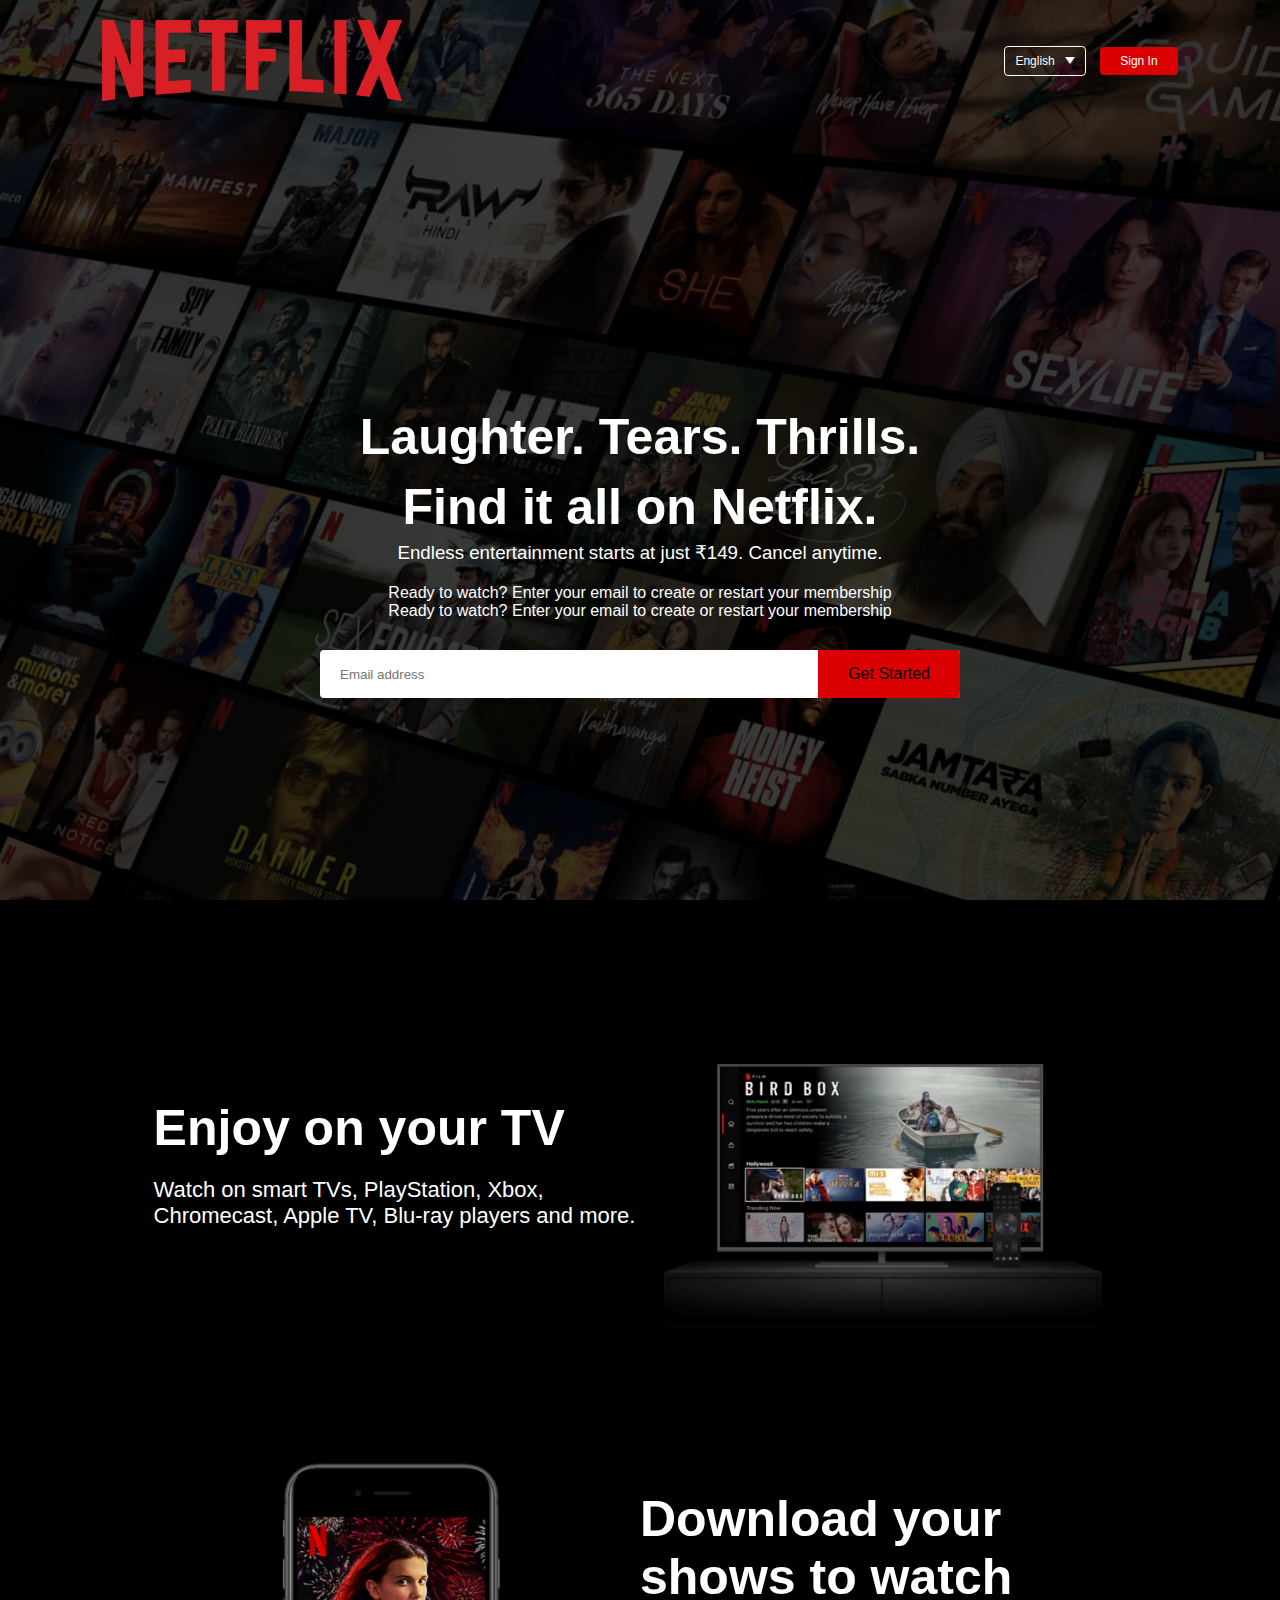
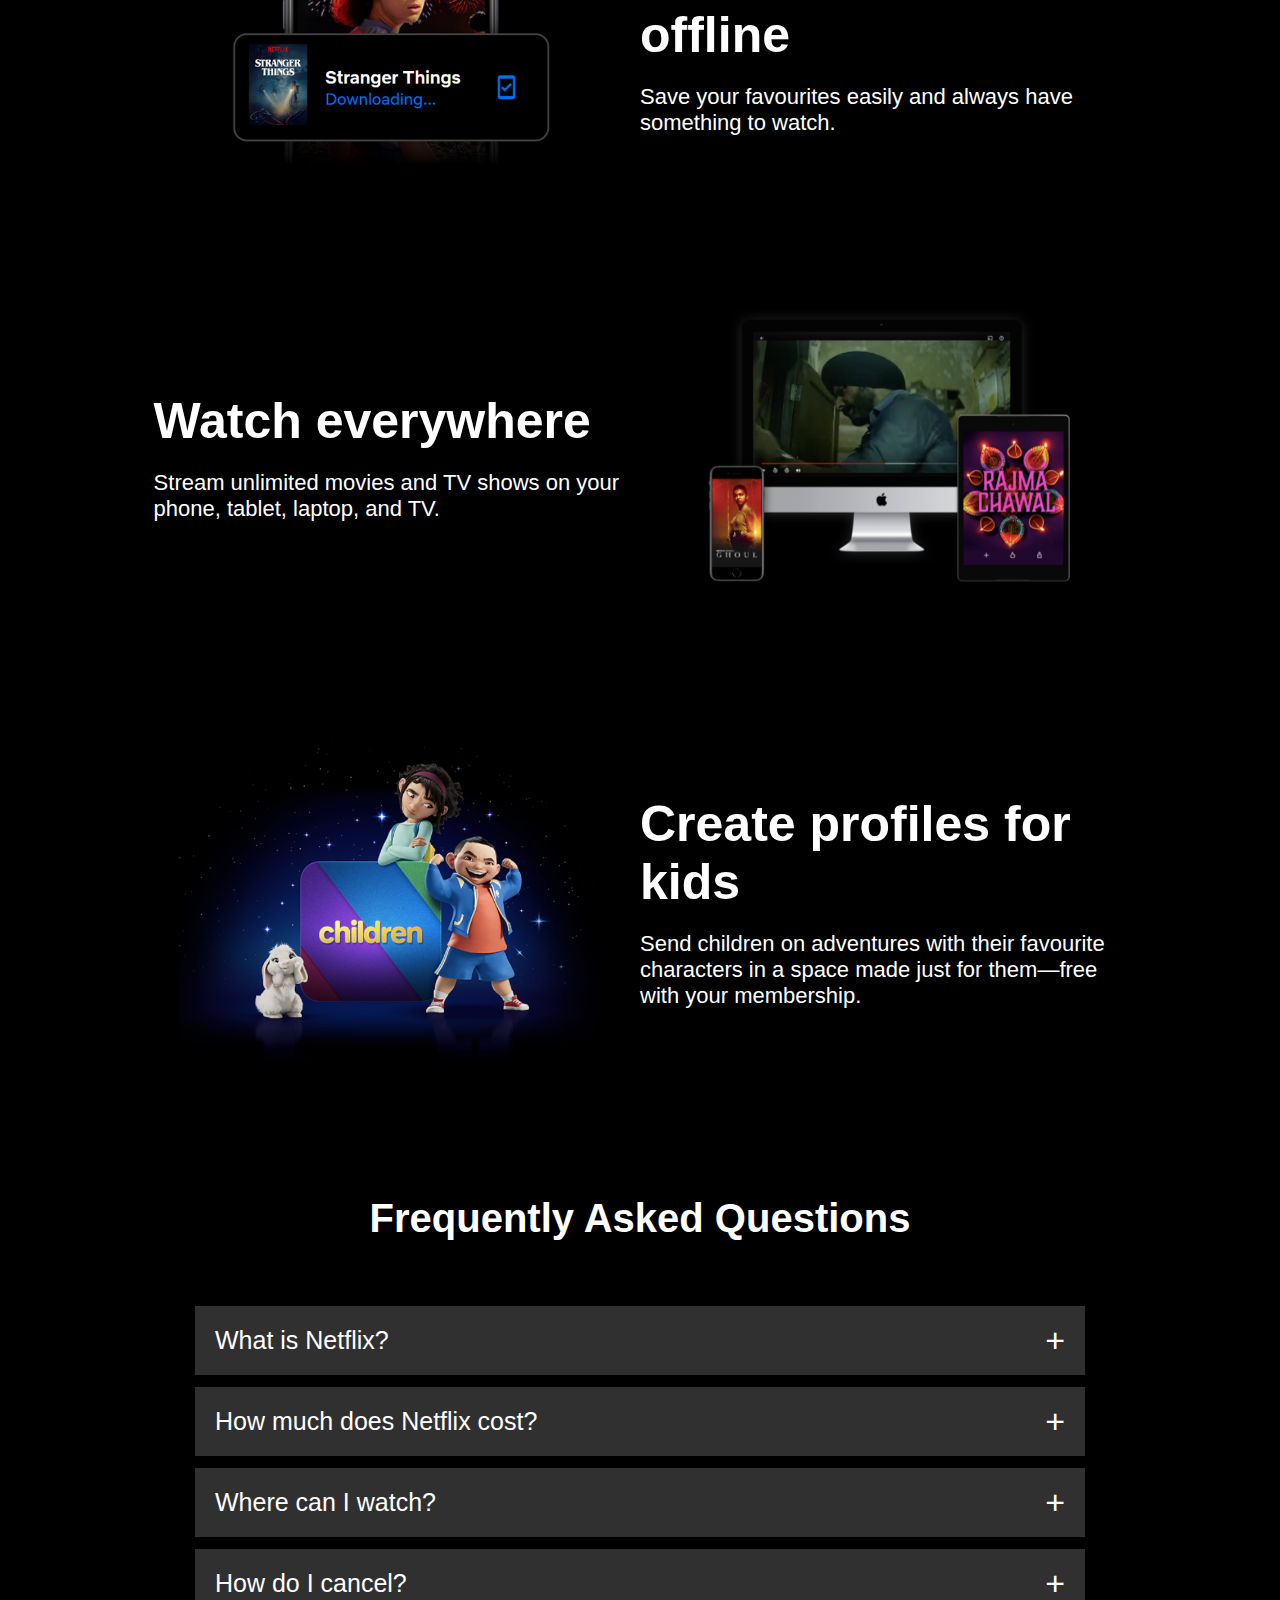
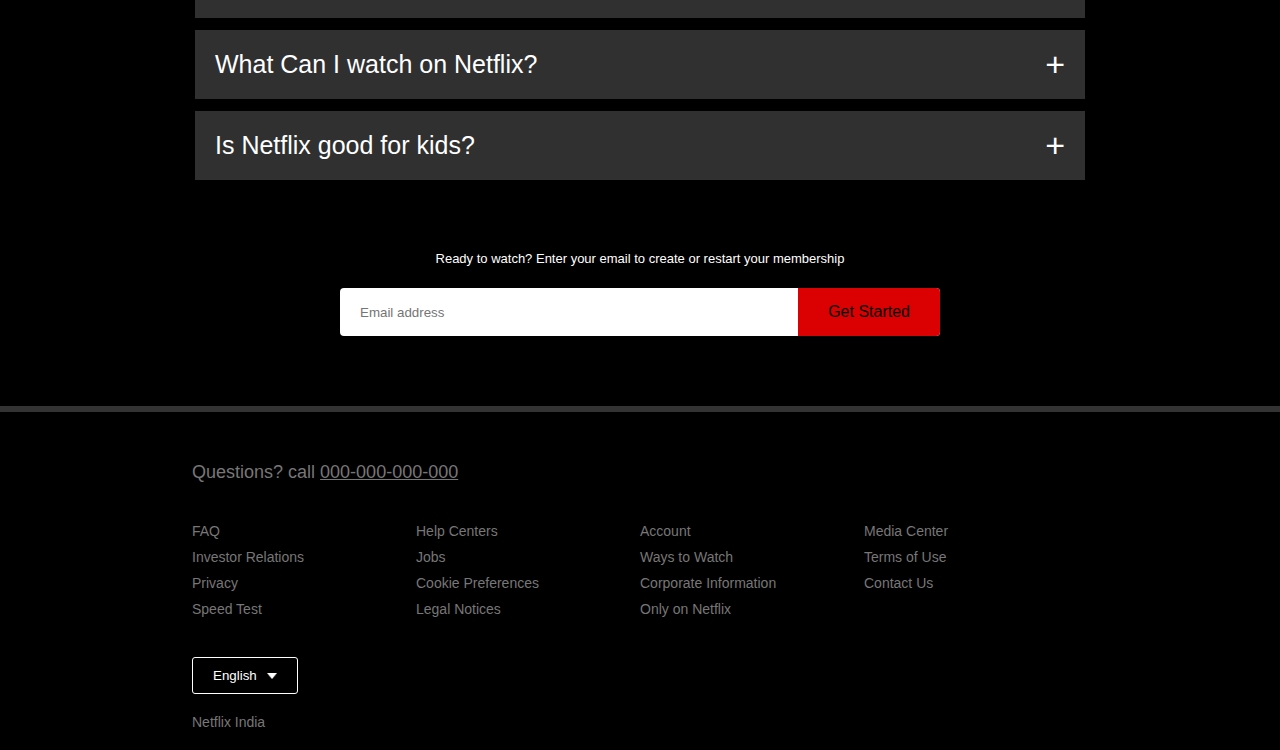
<file: Netflix Clone website/index.html>
<!DOCTYPE html>
<html lang="en">
<head>
    <meta charset="UTF-8">
    <meta name="viewport" content="width=device-width, initial-scale=1.0">
    <title>Netflix Website-Clone</title>
    <link rel="stylesheet" href="style.css">
</head>
<body>
    <div class="header">
        <nav>
            <img src="images/logo.png">
            <div>
                <button class="language-btn">English<img src="images/down-icon.png"></button>
                <button>Sign In</button>
            </div>
        </nav>
        <div class="header-content">
            <h1>Laughter. Tears. Thrills. Find it all on Netflix.</h1>
            <h3>Endless entertainment starts at just ₹149. Cancel anytime.</h3>
            <p>Ready to watch? Enter your email to create or restart your membership</p>
            <p>Ready to watch? Enter your email to create or restart your membership</p>

            <form class="email-signup">
                <input type="email" placeholder="Email address" required>
                <button type="submit">Get Started</button>
            </form>
        </div>
    </div>

    <div class="features">
        <div class="row">
            <div class="text-col">
                <h2>Enjoy on your TV</h2>
                <p>Watch on smart TVs, PlayStation, Xbox, Chromecast, Apple TV, Blu-ray players and more.</p>
            </div>
            <div class="img-col">
                <img src="images/feature-1.png">
            </div>
        </div>
        <div class="row">
            <div class="img-col">
                <img src="images/feature-2.png">
            </div>
            <div class="text-col">
                <h2>Download your shows to watch offline</h2>
                <p>Save your favourites easily and always have something to watch.</p>
            </div>            
        </div>
        <div class="row">
            <div class="text-col">
                <h2>Watch everywhere</h2>
                <p>Stream unlimited movies and TV shows on your phone, tablet, laptop, and TV.</p>
            </div>
            <div class="img-col">
                <img src="images/feature-3.png">
            </div>
        </div>
        <div class="row">
            <div class="img-col">
                <img src="images/feature-4.png">
            </div>
            <div class="text-col">
                <h2>Create profiles for kids</h2>
                <p>Send children on adventures with their favourite characters in a space made just for them—free with your membership.</p>
            </div>            
        </div>
    </div>

    <div class="faq">
        <h2>Frequently Asked Questions</h2>
        <ul class="accordion">
            <li>
                <input type="radio" name="accordion" id="first">
                <label for="first">What is Netflix?</label>
                <div class="content">
                    <p>Netflix is a streaming service that offers a wide variety of award-winning TV shows, 
                        movies, anime, documentaries and more on thousands of internet-connected devices.</p>
                    <br>
                    <p>You can watch as much as you want, whenever you want, without a single ad all for one                        
                    low monthly price. There's always something new to discover, and new TV shows and movies 
                    are added every week!</p>
                </div>
            </li>
            <li>
                <input type="radio" name="accordion" id="second">
                <label for="second">How much does Netflix cost?</label>
                <div class="content">
                    <p>Watch Netflix on your smartphone, tablet, Smart TV, laptop, or streaming device, 
                    all for one fixed monthly fee. Plans range from ₹149 to ₹649 a month. No extra costs, 
                    no contracts.</p>
                </div>
            </li>
            <li>
                <input type="radio" name="accordion" id="third">
                <label for="third">Where can I watch?</label>
                <div class="content">
                    <p>Watch anywhere, anytime. Sign in with your Netflix account to watch instantly on the 
                    web at netflix.com from your personal computer or on any internet-connected device 
                    that offers the Netflix app, including smart TVs, smartphones, tablets, streaming 
                    media players and game consoles.</p>
                    <br>
                    <p>You can also download your favourite shows with the iOS, Android, or Windows 10 app. 
                    Use downloads to watch while you're on the go and without an internet connection. 
                    Take Netflix with you anywhere.</p>
                </div>
            </li>
            <li>
                <input type="radio" name="accordion" id="forth">
                <label for="forth">How do I cancel?</label>
                <div class="content">
                    <p>Netflix is flexible. There are no annoying contracts and no commitments. 
                    You can easily cancel your account online in two clicks. There are no cancellation fees 
                    start or stop your account anytime.</p>                    
                </div>
            </li>
            <li>
                <input type="radio" name="accordion" id="fifth">
                <label for="fifth">What Can I watch on Netflix?</label>
                <div class="content">
                    <p>Netflix has an extensive library of feature films, documentaries, TV shows, anime, 
                    award-winning Netflix originals, and more. Watch as much as you want, anytime you want.</p>                    
                </div>
            </li>
            <li>
                <input type="radio" name="accordion" id="sixth">
                <label for="sixth">Is Netflix good for kids?</label>
                <div class="content">
                    <p>The Netflix Kids experience is included in your membership to give parents control 
                        while kids enjoy family-friendly TV shows and films in their own space.</p>
                    
                    <br>
                    <p>Kids profiles come with PIN-protected parental controls that let you restrict the 
                        maturity rating of content kids can watch and block specific titles you do not want 
                        kids to see.</p>                
                </div>
            </li>
        </ul>
        <small>Ready to watch? Enter your email to create or restart your membership</small>
        <form class="email-signup">
                <input type="email" placeholder="Email address" required>
                <button type="submit">Get Started</button>
        </form>  
    </div>

    <div class="footer">
        <h2>Questions? call <u>000-000-000-000</u></h2>

        <div class="row">
            <div class="col">
                <a href="#">FAQ</a>
                <a href="#">Investor Relations</a>
                <a href="#">Privacy</a>
                <a href="#">Speed Test</a>
            </div>
            <div class="col">
                <a href="#">Help Centers</a>
                <a href="#">Jobs</a>
                <a href="#">Cookie Preferences</a>
                <a href="#">Legal Notices</a>
            </div>
            <div class="col">
                <a href="#">Account</a>
                <a href="#">Ways to Watch</a>
                <a href="#">Corporate Information</a>
                <a href="#">Only on Netflix</a>
            </div>
            <div class="col">
                <a href="#">Media Center</a>
                <a href="#">Terms of Use</a>
                <a href="#">Contact Us</a>                
            </div>
        </div>

        <button class="language-btn">English<img src="images/down-icon.png"></button>
        <p class="copyright-txt">Netflix India</p>

    </div>

</body>
</html>
</file>
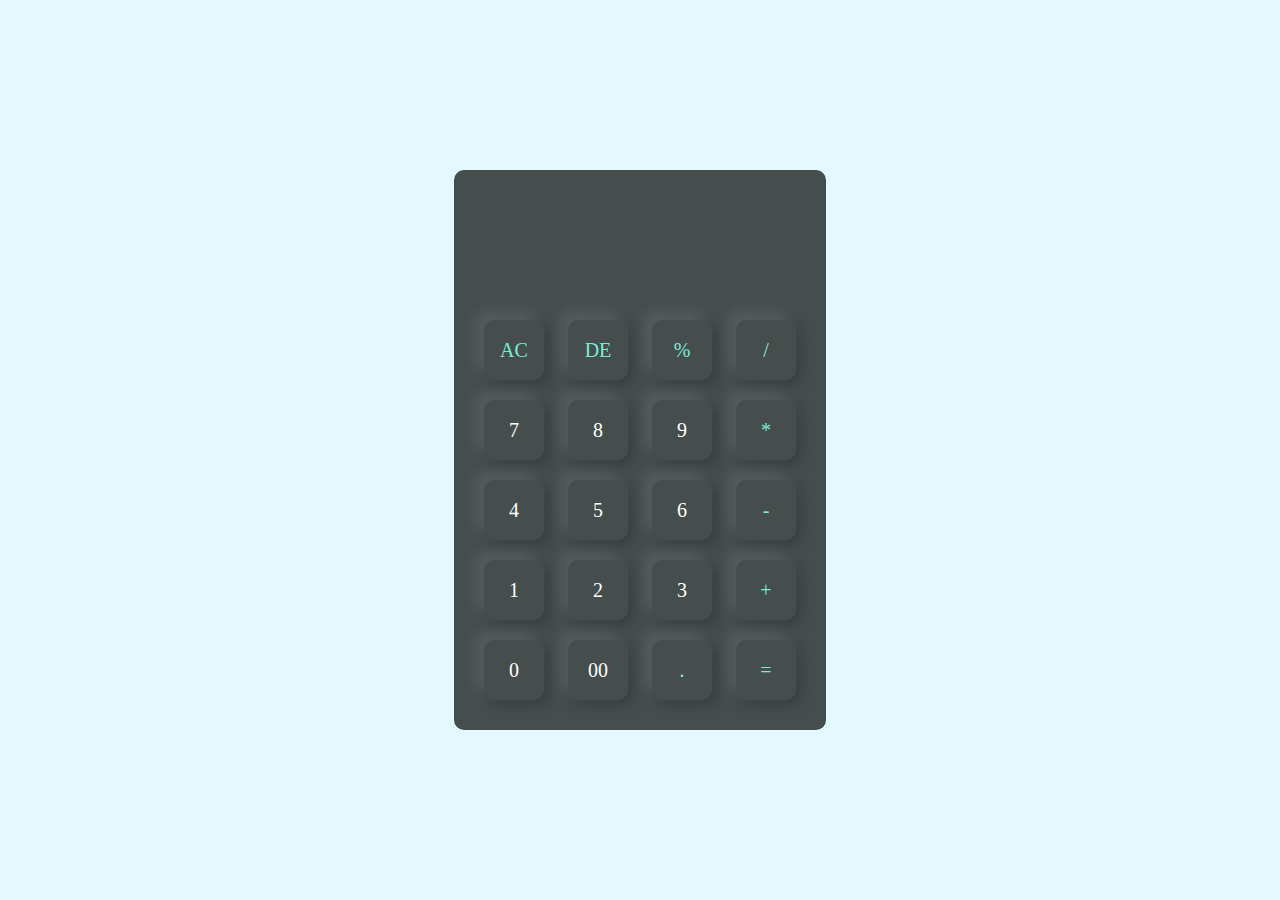
<file: Netflix Clone website/Maths calculator/index.html>
<!DOCTYPE html>
<html lang="en">
<head>
    <meta charset="UTF-8">
    <meta name="viewport" content="width=device-width, initial-scale=1.0">
    <title>Simple Maths Calculator</title>
    <link rel="stylesheet" href="style.css">
</head>
<body>
    <div class="container">
        <div class="calculator">
            <form>
                <div class="display">
                    <input type="text" name="display">
                </div>
                <div>
                    <input type="button" value="AC" onclick="display.value ='' " class="operator">
                    <input type="button" value="DE" onclick="display.value = display.value.toString().slice(0,-1)" class="operator">
                    <input type="button" value="%" onclick="display.value +='%' " class="operator">
                    <input type="button" value="/" onclick="display.value +='/' " class="operator">
                </div>
                <div>
                    <input type="button" value="7" onclick="display.value +='7' ">
                    <input type="button" value="8" onclick="display.value +='8' ">
                    <input type="button" value="9" onclick="display.value +='9' ">
                    <input type="button" value="*" onclick="display.value +='*' " class="operator">
                </div>
                <div>
                    <input type="button" value="4" onclick="display.value +='4' ">
                    <input type="button" value="5" onclick="display.value +='5' ">
                    <input type="button" value="6" onclick="display.value +='6' ">
                    <input type="button" value="-" onclick="display.value +='-' " class="operator">
                </div>
                <div>
                    <input type="button" value="1" onclick="display.value +='1' ">
                    <input type="button" value="2" onclick="display.value +='2' ">
                    <input type="button" value="3" onclick="display.value +='3' ">
                    <input type="button" value="+" onclick="display.value +='+' " class="operator">
                </div>
                <div>
                    <input type="button" value="0" onclick="display.value +='0' ">
                    <input type="button" value="00" onclick="display.value +='00' ">
                    <input type="button" value="." onclick="display.value +='.' " class="operator">
                    <input type="button" value="=" onclick="display.value = eval(display.value)" class="operator">
                </div>

            </form>
        </div>
    </div>



</body>
</html>
</file>
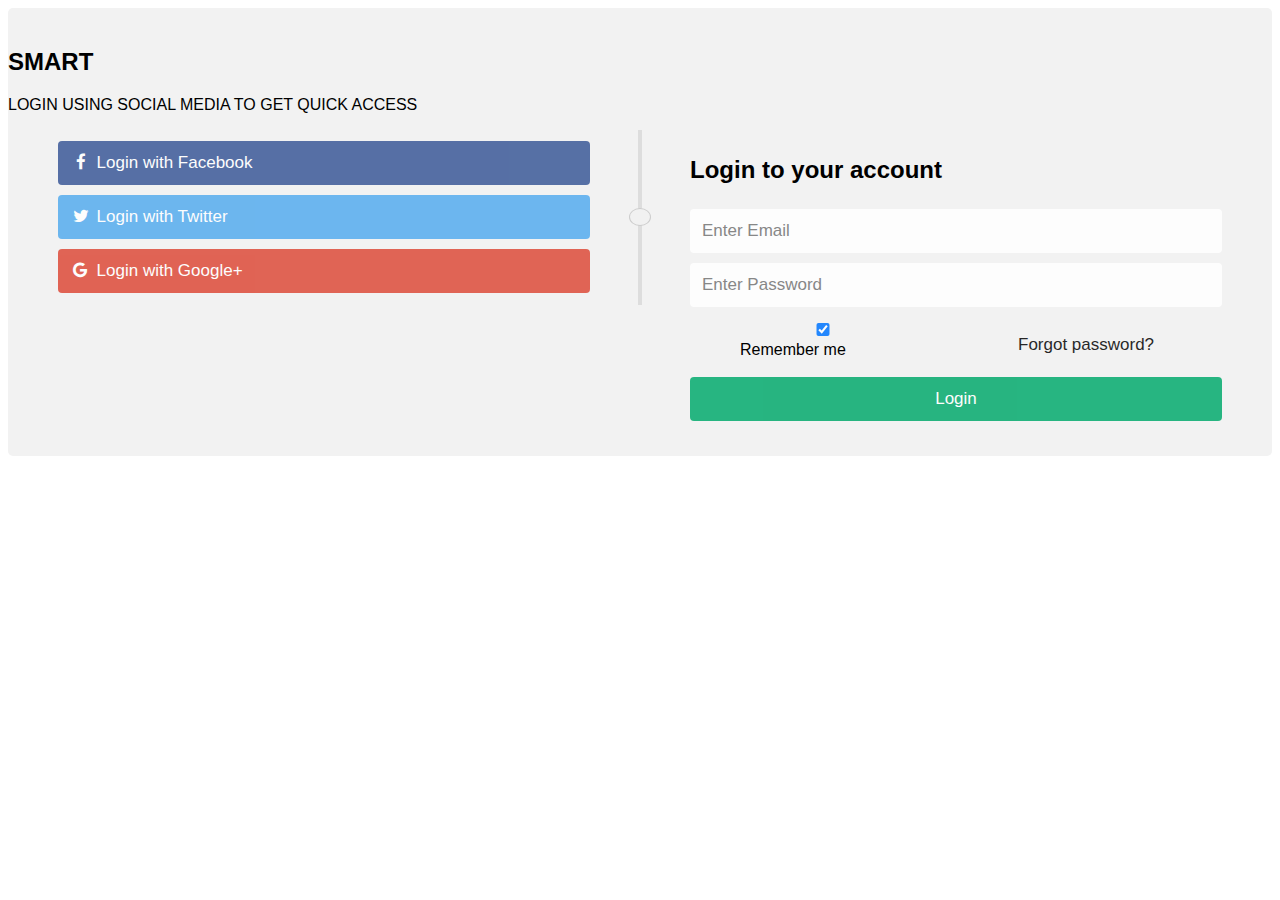
<file: Netflix Clone website/Login Page/Que.06.html>
<!DOCTYPE html>
<html>
<head>
<meta name="viewport" content="width=device-width, initial-scale=1">
<link rel="stylesheet" href="https://cdnjs.cloudflare.com/ajax/libs/font-awesome/4.7.0/css/font-awesome.min.css">
<style>
body {
  font-family: Arial, Helvetica, sans-serif;
}

* {
  box-sizing: border-box;
}

/* style the container */
.container {
  position: relative;
  border-radius: 5px;
  background-color: #f2f2f2;
  padding: 20px 0 30px 0;
} 

/* style inputs and link buttons */
input,
.btn {
  width: 100%;
  padding: 12px;
  border: none;
  border-radius: 4px;
  margin: 5px 0;
  opacity: 0.85;
  display: inline-block;
  font-size: 17px;
  line-height: 20px;
  text-decoration: none; /* remove underline from anchors */
}

input:hover,
.btn:hover {
  opacity: 1;
}

/* add appropriate colors to fb, twitter and google buttons */
.fb {
  background-color: #3B5998;
  color: white;
}

.twitter {
  background-color: #55ACEE;
  color: white;
}

.google {
  background-color: #dd4b39;
  color: white;
}

/* style the submit button */
input[type=submit] {
  background-color: #04AA6D;
  color: white;
  cursor: pointer;
}

input[type=submit]:hover {
  background-color: #45a049;
}

/* Two-column layout */
.col {
  float: left;
  width: 50%;
  margin: auto;
  padding: 0 50px;
  margin-top: 6px;
}

/* Clear floats after the columns */
.row:after {
  content: "";
  display: table;
  clear: both;
}

/* vertical line */
.vl {
  position: absolute;
  left: 50%;
  transform: translate(-50%);
  border: 2px solid #ddd;
  height: 175px;
}

/* text inside the vertical line */
.vl-innertext {
  position: absolute;
  top: 50%;
  transform: translate(-50%, -50%);
  background-color: #f1f1f1;
  border: 1px solid #ccc;
  border-radius: 50%;
  padding: 8px 10px;
}

/* hide some text on medium and large screens */
.hide-md-lg {
  display: none;
}

/* bottom container */
.bottom-container {
  text-align: center;
  background-color: #666;
  border-radius: 0px 0px 4px 4px;
}

/* Responsive layout - when the screen is less than 650px wide, make the two columns stack on top of each other instead of next to each other */
@media screen and (max-width: 650px) {
  .col {
    width: 100%;
    margin-top: 0;
  }
  /* hide the vertical line */
  .vl {
    display: none;
  }
  /* show the hidden text on small screens */
  .hide-md-lg {
    display: block;
    text-align: center;
  }
}
</style>
</head>
<body>


<div class="container" style="left: auto;">
  <form action="/action_page.php">
    <div class="row">
      <h2 style="text-align:left">SMART</h2>
      <P style="text-align:centre">LOGIN USING SOCIAL MEDIA TO GET QUICK ACCESS</P>
      <div class="vl">
        <span class="vl-innertext"></span>
      </div>
      <div class="col md 6">
        <a href="#" class="fb btn">
          <i class="fa fa-facebook fa-fw"></i> Login with Facebook
         </a>
        <a href="#" class="twitter btn">
          <i class="fa fa-twitter fa-fw"></i> Login with Twitter
        </a>
        <a href="#" class="google btn"><i class="fa fa-google fa-fw">
          </i> Login with Google+
        </a>
      </div>
      <div class="col md 6">
        <h2 style="text-align:centre">Login to your account</h2>
        <input type="text" name="username" placeholder="Enter Email" required>
        <input type="password" name="password" placeholder="Enter Password" required>
        <div class="col">
            <label>
                <input type="checkbox" checked="unchecked" name="remember"> Remember me
              </label>
          </div>
        <div class="col">
            <a href="#" style="color:rgb(3, 3, 3)" class="btn">Forgot password?</a>
      </div>
       
      <div class="form-check">
        <input type="submit" value="Login">
        <div class="bottom-container">
      </div>                     
      
    </div>
  </form>
</div>



</body>
</html>
</file>
<file: Netflix Clone website/style.css>
*{
    margin: 0;
    padding: 0;
    font-family: 'poppins', sans-serif;
    box-sizing: border-box;
}
body{
    background: #000;
    color: #fff;
}
.header{
    width: 100%;
    height: 100vh;
    background-size: cover;
    background-position: center;
    background-image: linear-gradient(rgba(0,0,0,0.7),rgba(0,0,0,0.7)),url(images/header-image.png);
    padding: 10px 8%;
    position: relative;
}
nav{
    display: flex;
    align-items: center;
    justify-content: space-between;
    padding: 10px 0;
}
.logo{
    width: 150px;
    cursor: pointer;
}
nav button{
    border: 0;
    outline: 0;
    background: #db0001;
    color: #fff;
    padding: 7px 20px;
    font-size: 12px;
    border-radius: 4px;
    margin-left: 10px;
    cursor: pointer;
}
.language-btn{
    display: inline-flex;
    padding: 7px 10px;
    align-items: center;
    background: transparent;
    border: 1px solid #fff;
}
.language-btn img{
    width: 10px;
    margin-left: 10px;
}
.header-content{
    top: 50%;
    left: 50%;
    text-align: center;
    margin-top: 100px;
    position: absolute;
    transform: translate(-50%, -50%);
}
.header-content h1{
    font-size: 50px;
    line-height: 70px;
    font-weight: 800;
    max-width: 650px;
}
.header-content h3{
    font-weight: 500;
    margin-bottom: 20px;
}
.email-signup{
    background: #fff;
    border-radius: 4px;
    display: flex;
    align-items: center;
    margin-top: 30px;
    overflow: hidden;
}
.email-signup input{
    flex: 1;
    border: 0;
    outline: 0;
    margin-left: 20px;
}
.email-signup button{
    background: #db0001;
    border: 0;
    outline: 0;
    color: #000;
    font-size: 16px;
    cursor: pointer;
    padding: 15px 30px;
}
.features{
    padding: 50px 12%;
    font-size: 22px;
}
.row{
    display: flex;
    width: 100%;
    align-items: center;
    flex-wrap: wrap;
    padding: 50px 0;
}
.text-col{
    flex-basis: 50%;
    margin-bottom: 20px;
}
.img-col{
    flex-basis: 50%;
    margin-bottom: 20px;
}
.img-col img{
    display: block;
    margin: auto;
    width: 90%;
}
.features h2{
    font-size: 50px;
    font-weight: 600;
    margin-bottom: 20px;
}

.faq{
    padding: 10px 12%;
    text-align: center;
    font-size: 18px;
}
.faq h2{
    font-size: 40px;
    font-weight: 600;
}
.accordion{
    margin: 60px auto;
    width: 100%;
    max-width: 900px;
}
.accordion li{
    list-style: none;
    width: 100%;
    padding: 5px;
}
.accordion li label{
    padding: 20px;
    font-size: 25px;
    font-weight: 500;
    background: #303030;
    margin-bottom: 2px;
    position: relative;
    cursor: pointer;
    display: flex;
    align-items: center;    
}
label::after{
    content: '+';
    font-size: 34px;
    position: absolute;
    right: 20px;
    transition: transform 0.5s;
}
input[type="radio"]{
    display: none;
}
.accordion .content{
    background: #303030;
    text-align: left;
    padding: 0 20px;
    max-height: 0;
    overflow: hidden;
    font-size: 20px;
}
.accordion input[type="radio"]:checked + label + .content{
    max-height: 600px;
    padding: 30px 20px;
}
.accordion input[type="radio"]:checked + label::after{
    transform: rotate(135deg);
}
.faq .email-signup{
    max-width: 600px;
    margin: 20px auto 60px;
}
.faq small{
    font-size: 13px;
}
.footer{
    padding: 50px 15%10px;
    border-top: 6px solid #333;
    color: #777;
}
.footer h2{
    font-size: 18px;
    font-weight: 400;
    margin-bottom: 30px;
}
.footer .col{
    flex-basis: 25%;
    flex-grow: 1;
    margin-bottom: 20px;
}
.footer .col a{
    display: block;
    text-decoration: none;
    color: #777;
    font-size: 14px;
    margin-bottom: 10px;
}
.footer .row{
    align-items: flex-start;
    padding: 10px 0;
}
.footer .language-btn{
    color: #fff;
    padding: 10px 20px;
    border-radius: 3px;
}
.copyright-txt{
    font-size: 14px;
    margin-top: 20px;
    margin-bottom: 10px;
}
@media only screen and(max-width: 600px){
    .logo{
        width: 100px;
    }
    nav button{
        padding: 5px 10px;
    }
    nav .language-btn{
        padding: 4px 8px;
    }
    .header-content{
        position: unset;
        transform: none;
        padding-top: 150px;
    }
    .header-content h1{
        font-size: 30px;
    }
    .email-signup button{
        font-size: 12px;
        padding: 10px 15px;
    }
    .text-col, .img-col{
        flex-basis: 100%;
    }
    .features h2{
        font-size: 30px;
    }
    .features p{
        font-size: 15px;
    }
    .row:nth-child(2), .row:nth-child(4){
        flex-direction: column-reverse;
    }
    .features .row{
        padding: 10px 0;
    }
}
</file>
<file: Netflix Clone website/Maths calculator/style.css>
*{
    margin: 0;
    padding: 0;
    font-family: 'Times New Roman', Times, serif;
    box-sizing: border-box;
}
.container{
    width: 100%;
    height: 100vh;
    background: #e3f9ff;
    display: flex;
    align-items: center;
    justify-content: center;
}
.calculator{
    padding: 20px;
    border-radius: 10px;
    background: #464d4d;
}
.calculator form input{
    border: 0;
    outline: 0;
    width: 60px;
    height: 60px;
    border-radius: 10px;
    box-shadow: -8px -8px 15px rgba(255, 255, 255, 0.1), 5px 5px 15px rgba(0, 0, 0, 0.2);
    background: transparent;
    font-size: 20px;
    color: #fff;
    cursor: pointer;
    margin: 10px;
}
form .display{
    display: flex;
    justify-content: flex-end;
    margin: 20px 0;
}
form .display input{
    text-align: right;
    flex: 1;
    font-size: 45px;
    box-shadow: none;
}
form input.operator{
    color: #79ecd7;
}
</file>
